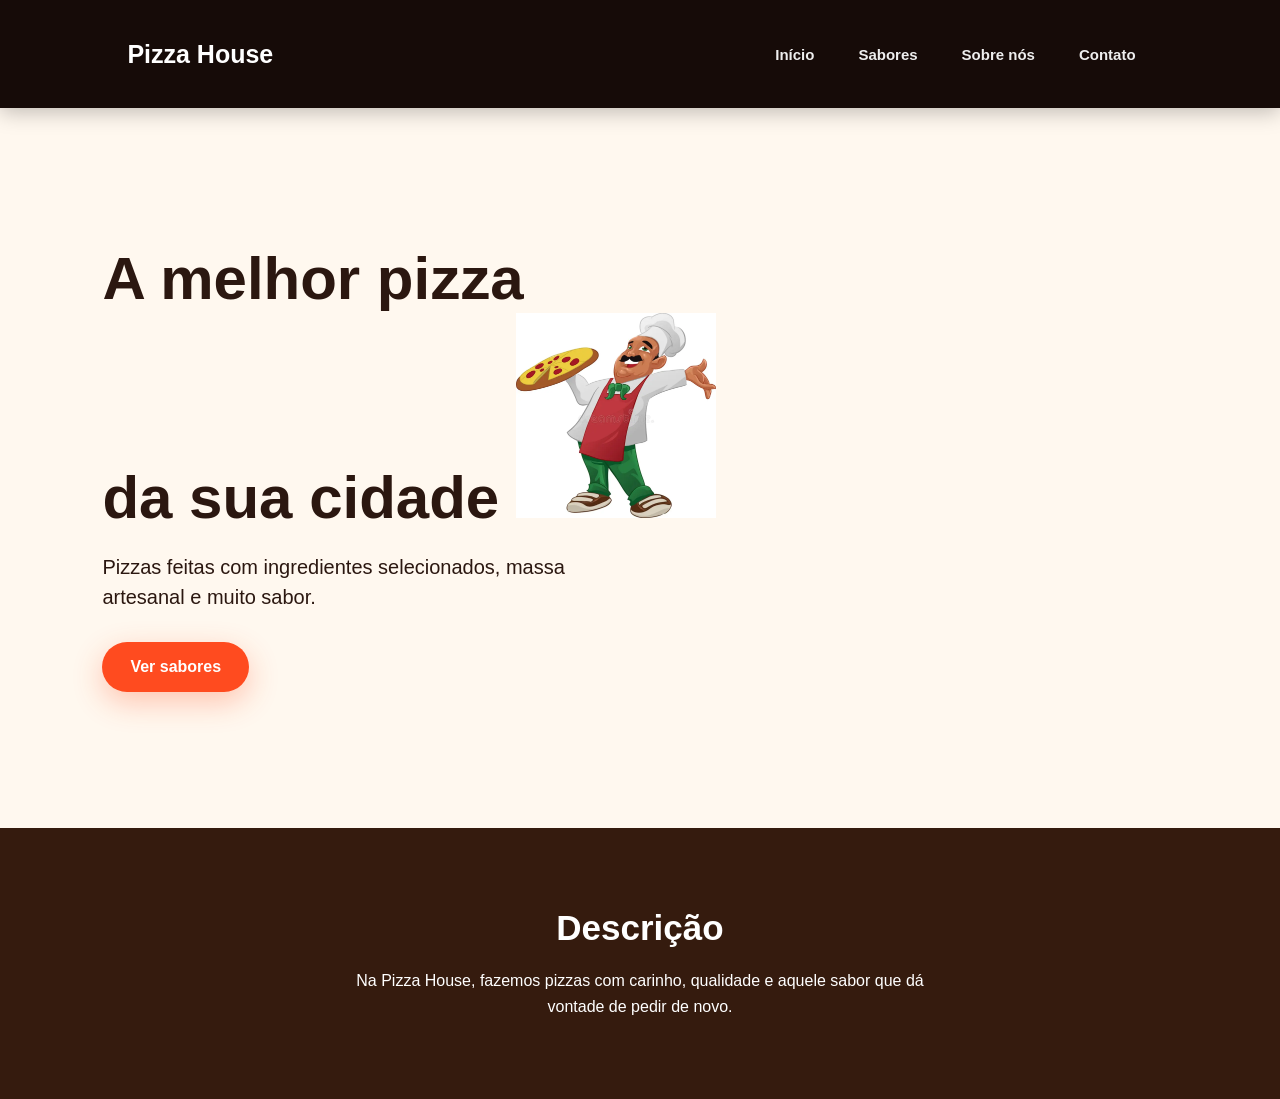
<file: index.html>
<!DOCTYPE html>
<html lang="pt-BR">
<head>
    <meta charset="UTF-8">
    <meta name="viewport" content="width=device-width, initial-scale=1.0">
    <title>Pizza House</title>

    <link rel="stylesheet" href="style.css">
</head>

<body>

    <header>
        <nav class="navbar">

            <a href="index.html" class="logo">
                 Pizza House
            </a>

    
            <div class="menu">

                <a href="index.html">
                    Início
                </a>

                <a href="sabores.html">
                     Sabores
                </a>

                <a href="sobre.html">
                    Sobre nós
                </a>

                <a href="contatos.html">
                     Contato
                </a>

            </div>
        


        </nav>

    </header>


    <main class="inicio">

        <section class="hero">

            <div class="texto">
                <h1>A melhor pizza<br>da sua cidade <img src="pizzaiolo-feliz-21118714.webp" alt="" width="200"></h1>

                <p>
                    Pizzas feitas com ingredientes selecionados,
                    massa artesanal e muito sabor.
                </p>

                <a href="sabores.html" class="botao">
                    Ver sabores
                </a>
            </div>

        </section>

    </main>


    <section id="sobre" class="sobre">

        <h2>Descrição</h2>

        <p>
            Na Pizza House, fazemos pizzas com carinho,
            qualidade e aquele sabor que dá vontade de pedir de novo.
        </p>

    </section>

</body>
</html>
</file>
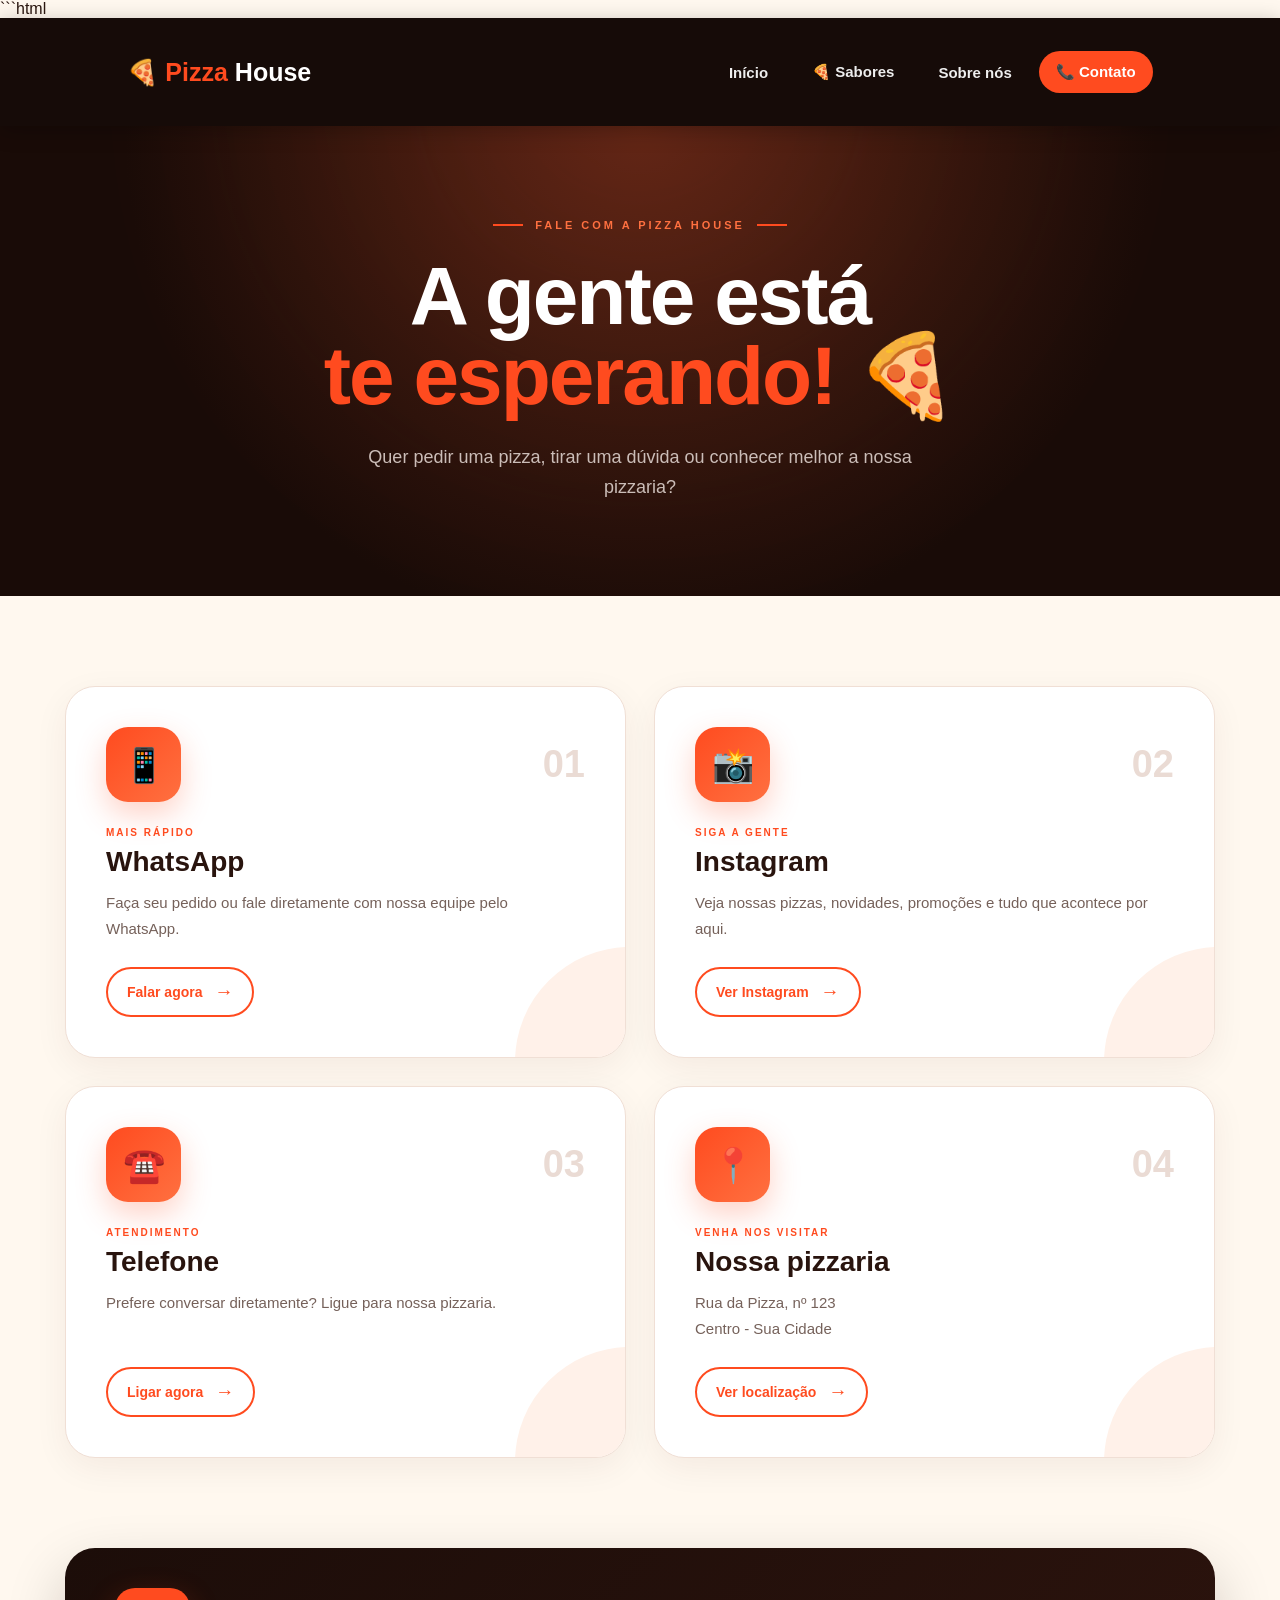
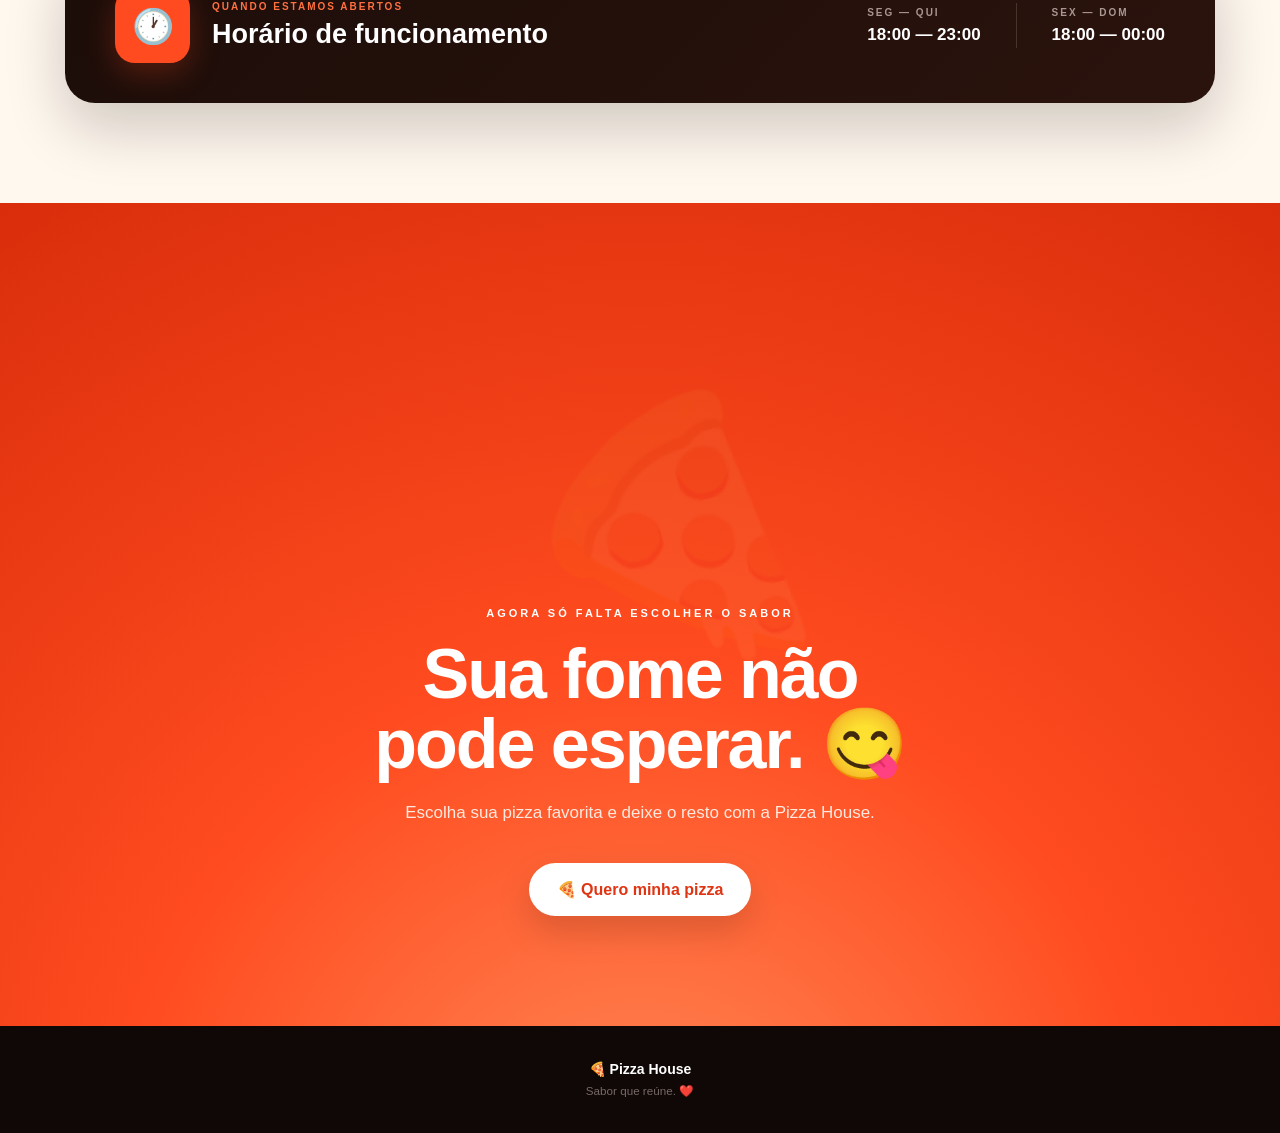
<file: contatos.html>
```html
<!DOCTYPE html>
<html lang="pt-BR">

<head>
    <meta charset="UTF-8">
    <meta name="viewport" content="width=device-width, initial-scale=1.0">

    <title>Contato | Pizza House</title>

    <link rel="stylesheet" href="style.css">
</head>

<body>


    <header>

        <nav class="navbar">

            <a href="index.html" class="logo">
                <span class="logo-pizza">🍕</span>
                <span>Pizza</span> House
            </a>

            <div class="menu">

                <a href="index.html">
                    Início
                </a>

                <a href="sabores.html">
                    🍕 Sabores
                </a>

                <a href="sobre.html">
                    Sobre nós
                </a>

                <a href="contatos.html" class="ativo">
                    📞 Contato
                </a>

            </div>

        </nav>

    </header>




    <main class="pagina-contatos">


        <section class="contato-hero">

            <div class="hero-brilho"></div>

            <div class="contato-hero-conteudo">

                <div class="mini-titulo">
                    <span></span>
                    FALE COM A PIZZA HOUSE
                    <span></span>
                </div>

                <h1>
                    A gente está<br>
                    <strong>te esperando! 🍕</strong>
                </h1>

                <p>
                    Quer pedir uma pizza, tirar uma dúvida
                    ou conhecer melhor a nossa pizzaria?
                </p>

            </div>

        </section>


      

        <section class="contatos-area">

            <div class="contatos-container">


          

                <article class="contato-card whatsapp">

                    <div class="card-topo">

                        <div class="icone">
                            📱
                        </div>

                        <span class="card-numero">
                            01
                        </span>

                    </div>

                    <span class="card-label">
                        MAIS RÁPIDO
                    </span>

                    <h2>
                        WhatsApp
                    </h2>

                    <p>
                        Faça seu pedido ou fale diretamente
                        com nossa equipe pelo WhatsApp.
                    </p>

                    <a
                        href="https://wa.me/5500000000000"
                        target="_blank"
                        class="contato-botao"
                    >
                        Falar agora
                        <span>→</span>
                    </a>

                </article>



                <article class="contato-card instagram">

                    <div class="card-topo">

                        <div class="icone">
                            📸
                        </div>

                        <span class="card-numero">
                            02
                        </span>

                    </div>

                    <span class="card-label">
                        SIGA A GENTE
                    </span>

                    <h2>
                        Instagram
                    </h2>

                    <p>
                        Veja nossas pizzas, novidades,
                        promoções e tudo que acontece por aqui.
                    </p>

                    <a
                        href="https://instagram.com/"
                        target="_blank"
                        class="contato-botao"
                    >
                        Ver Instagram
                        <span>→</span>
                    </a>

                </article>


     

                <article class="contato-card telefone">

                    <div class="card-topo">

                        <div class="icone">
                            ☎️
                        </div>

                        <span class="card-numero">
                            03
                        </span>

                    </div>

                    <span class="card-label">
                        ATENDIMENTO
                    </span>

                    <h2>
                        Telefone
                    </h2>

                    <p>
                        Prefere conversar diretamente?
                        Ligue para nossa pizzaria.
                    </p>

                    <a
                        href="tel:+5500000000000"
                        class="contato-botao"
                    >
                        Ligar agora
                        <span>→</span>
                    </a>

                </article>



                <article class="contato-card endereco">

                    <div class="card-topo">

                        <div class="icone">
                            📍
                        </div>

                        <span class="card-numero">
                            04
                        </span>

                    </div>

                    <span class="card-label">
                        VENHA NOS VISITAR
                    </span>

                    <h2>
                        Nossa pizzaria
                    </h2>

                    <p>
                        Rua da Pizza, nº 123<br>
                        Centro - Sua Cidade
                    </p>

                    <a
                        href="#"
                        class="contato-botao"
                    >
                        Ver localização
                        <span>→</span>
                    </a>

                </article>

            </div>

        </section>



        <section class="horario">

            <div class="horario-esquerda">

                <div class="horario-icone">
                    🕐
                </div>

                <div>

                    <span class="horario-label">
                        QUANDO ESTAMOS ABERTOS
                    </span>

                    <h2>
                        Horário de funcionamento
                    </h2>

                </div>

            </div>


            <div class="horarios">

                <div class="horario-item">

                    <span>
                        SEG — QUI
                    </span>

                    <strong>
                        18:00 — 23:00
                    </strong>

                </div>


                <div class="linha"></div>


                <div class="horario-item">

                    <span>
                        SEX — DOM
                    </span>

                    <strong>
                        18:00 — 00:00
                    </strong>

                </div>

            </div>

        </section>

        <section class="contato-final">

            <div class="cta-pizza">
                🍕
            </div>

            <span>
                AGORA SÓ FALTA ESCOLHER O SABOR
            </span>

            <h2>
                Sua fome não<br>
                pode esperar. 😋
            </h2>

            <p>
                Escolha sua pizza favorita e deixe
                o resto com a Pizza House.
            </p>

            <a
                href="sabores.html"
                class="contato-final-botao"
            >
                🍕 Quero minha pizza
            </a>

        </section>


    </main>

    <footer>

        <p>
            🍕 <strong>Pizza House</strong>
        </p>

        <small>
            Sabor que reúne. ❤️
        </small>

    </footer>


</body>

</html>
</file>
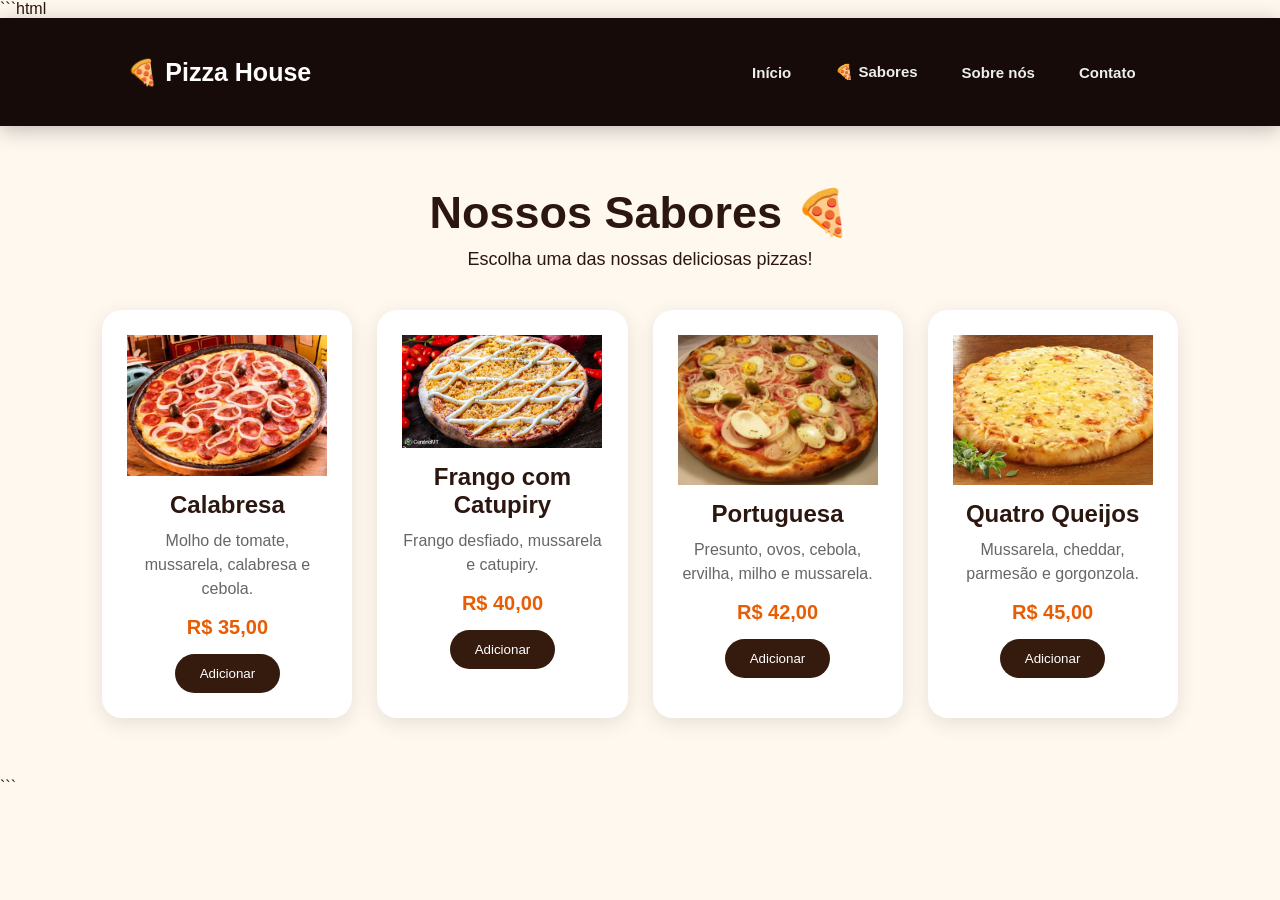
<file: sabores.html>
```html
<!DOCTYPE html>
<html lang="pt-BR">

<head>
    <meta charset="UTF-8">
    <meta name="viewport" content="width=device-width, initial-scale=1.0">

    <title>Sabores - Pizza House</title>

   
    <link rel="stylesheet" href="style.css">
</head>

<body>

   
    <header>
        <nav class="navbar">

            <a href="index.html" class="logo">
                🍕 Pizza House
            </a>

            <div class="menu">

                <a href="index.html">
                    Início
                </a>

                <a href="sabores.html">
                    🍕 Sabores
                </a>

                <a href="sobre.html">
                    Sobre nós
                </a>

                <a href="contatos.html">
                    Contato
                </a>

            </div>

        </nav>
    </header>


    
    <main class="pagina-sabores">

        <h1>Nossos Sabores 🍕</h1>

        <p>
            Escolha uma das nossas deliciosas pizzas!
        </p>


        <div class="pizzas">


            
            <div class="pizza">

                <div class="pizza-img">
                    <img src="513d7a0ab11e38f7bd117d760146fed3_XL.jpg" alt="" width="200">
                </div>

                <h2>Calabresa</h2>

                <p>
                    Molho de tomate, mussarela,
                    calabresa e cebola.
                </p>

                <strong>
                    R$ 35,00
                </strong>

                <button>
                    Adicionar
                </button>

            </div>


            <div class="pizza">

                <div class="pizza-img">
                    <img src="Pizza-de-frango-com-catupiry.jpg" alt="" width="200">
                </div>

                <h2>Frango com Catupiry</h2>

                <p>
                    Frango desfiado, mussarela
                    e catupiry.
                </p>

                <strong>
                    R$ 40,00
                </strong>

                <button>
                    Adicionar
                </button>

            </div>


           
            <div class="pizza">

                <div class="pizza-img">
                    <img src="PORTUGUESA-1.jpg" alt="" width="200">
                </div>

                <h2>Portuguesa</h2>

                <p>
                    Presunto, ovos, cebola,
                    ervilha, milho e mussarela.
                </p>

                <strong>
                    R$ 42,00
                </strong>

                <button>
                    Adicionar
                </button>

            </div>


          
            <div class="pizza">

                <div class="pizza-img">
                    <img src="Pizza-de-liquidificador-4-queijos.jpg" alt="" width="200">
                </div>

                <h2>Quatro Queijos</h2>

                <p>
                    Mussarela, cheddar,
                    parmesão e gorgonzola.
                </p>

                <strong>
                    R$ 45,00
                </strong>

                <button>
                    Adicionar
                </button>

            </div>


        </div>

    </main>

</body>

</html>
```
</file>
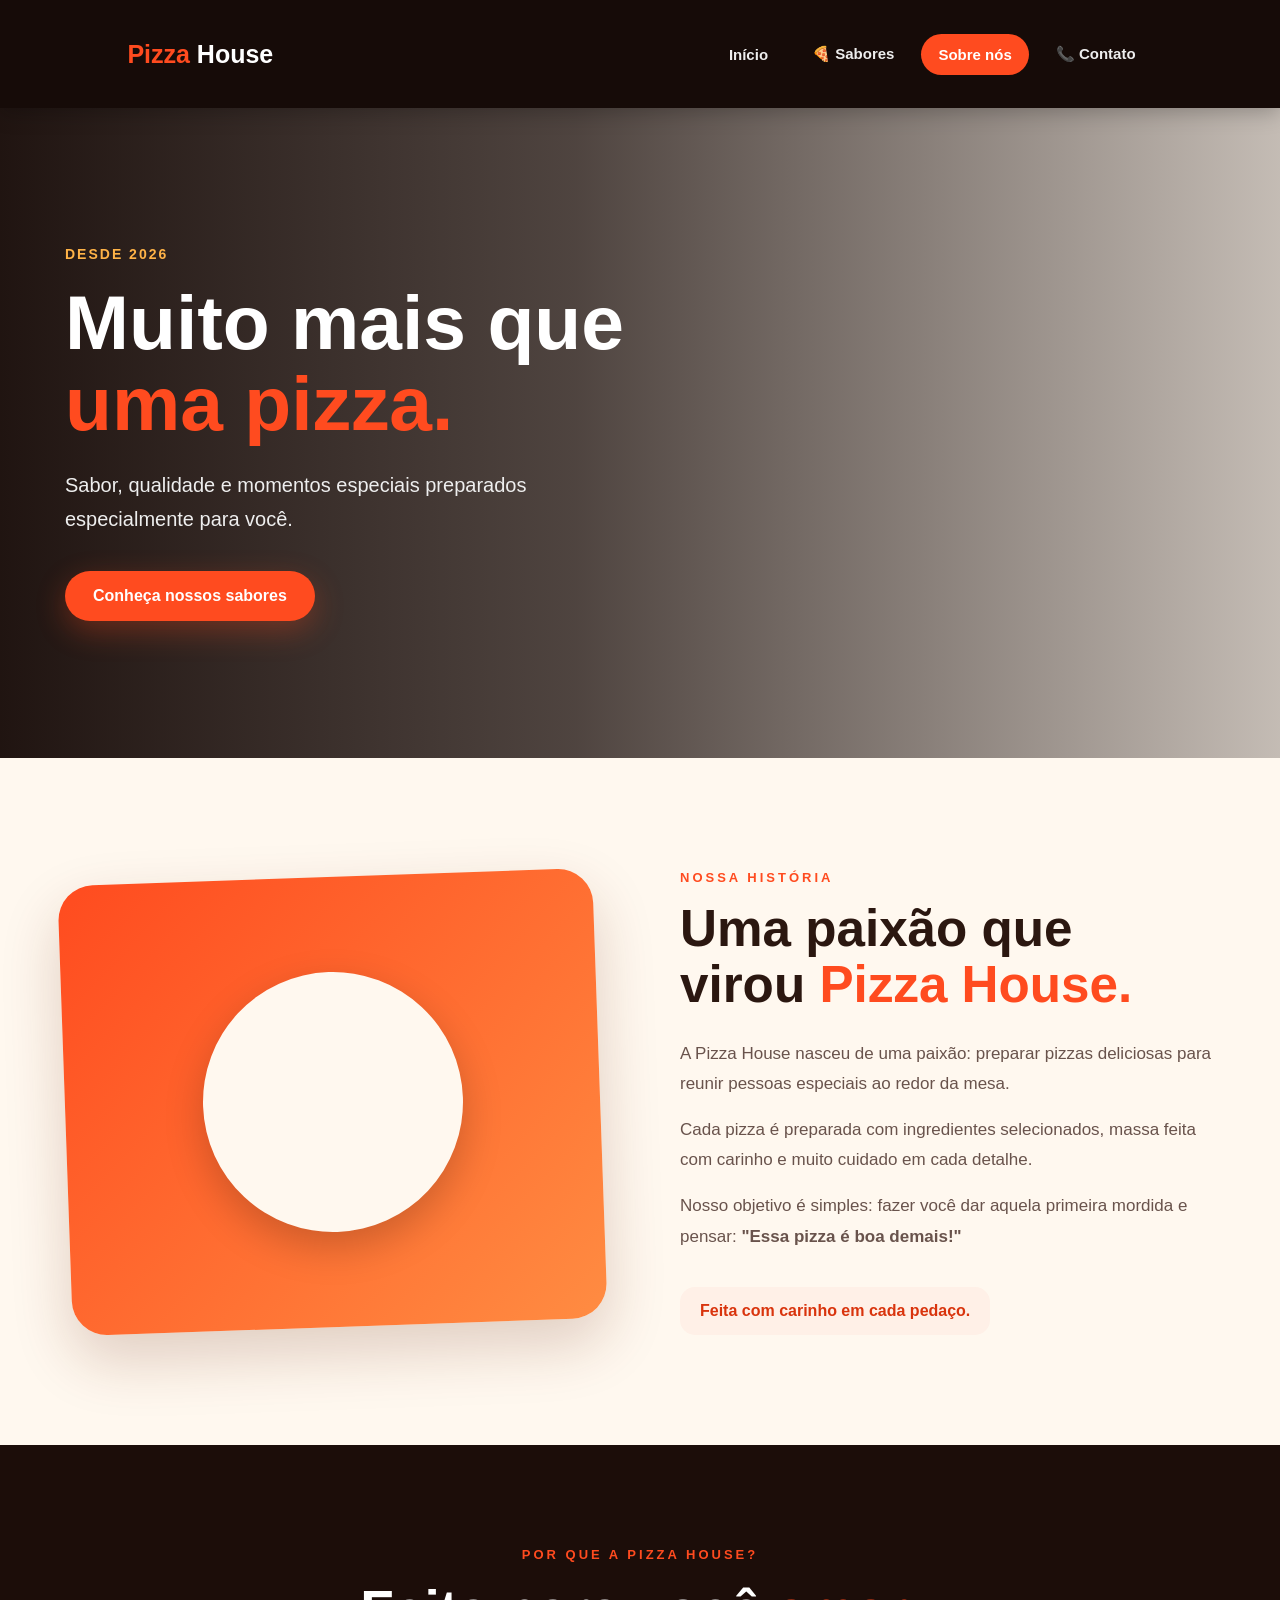
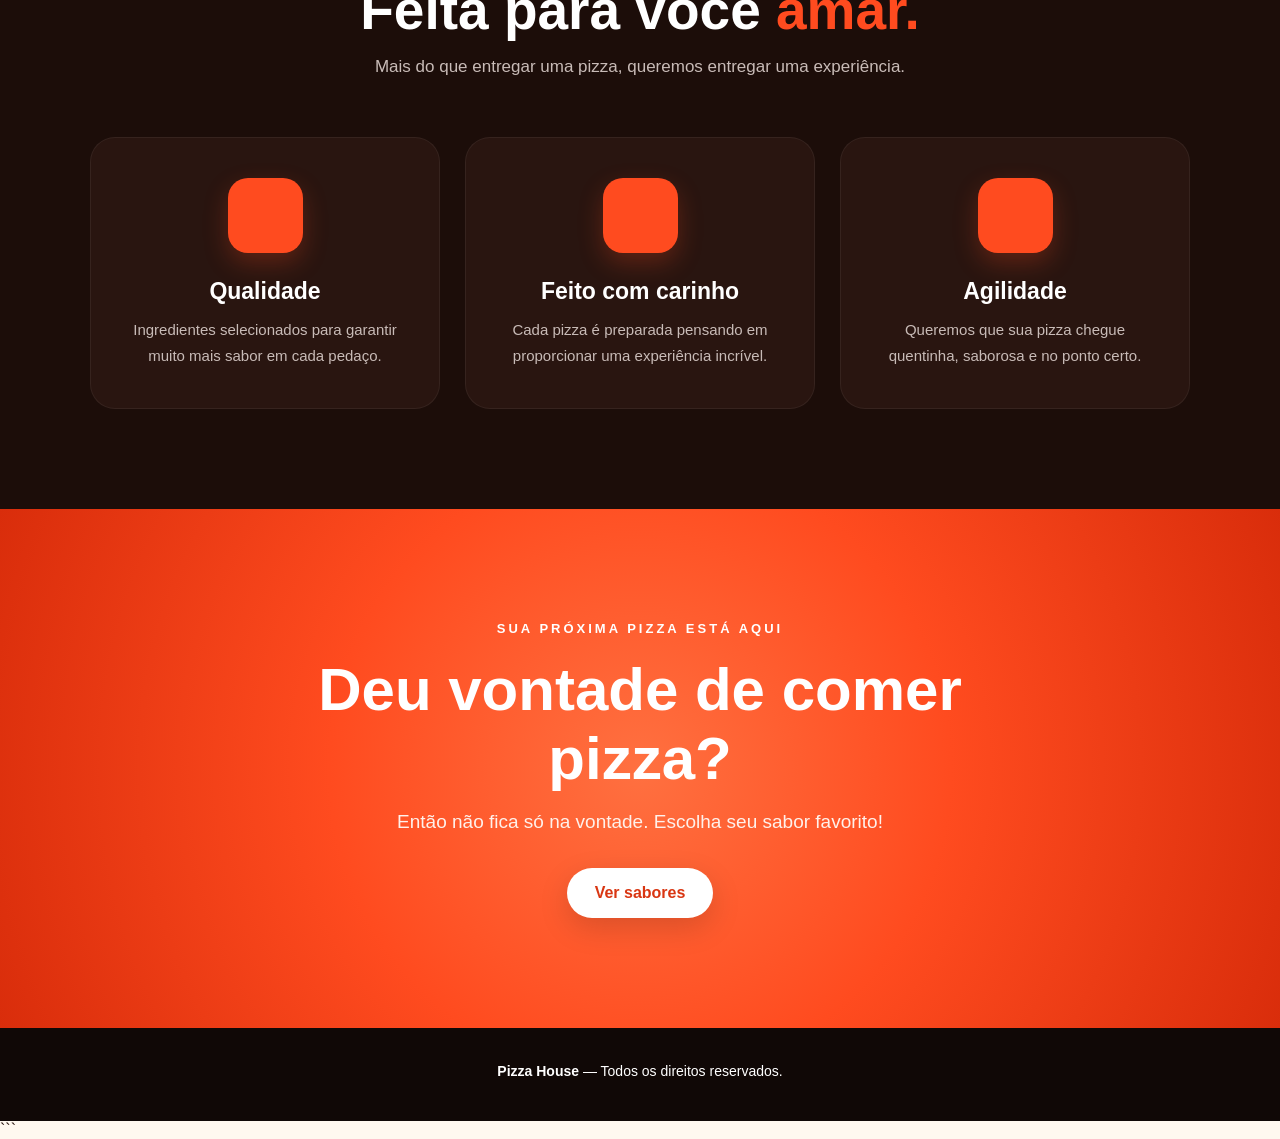
<file: sobre.html>
<!DOCTYPE html>
<html lang="pt-BR">

<head>
    <meta charset="UTF-8">
    <meta name="viewport" content="width=device-width, initial-scale=1.0">

    <title>Sobre Nós - Pizza House</title>

    <link rel="stylesheet" href="style.css">
</head>

<body>

    
    <header>
        <nav class="navbar">

            <a href="index.html" class="logo">
                 <span>Pizza</span> House
            </a>

            <div class="menu">
                <a href="index.html">Início</a>
                <a href="sabores.html">🍕 Sabores</a>
                <a href="sobre.html" class="ativo">Sobre nós</a>
                <a href="contatos.html">📞 Contato</a>
            </div>

        </nav>
    </header>


    <main class="sobre-pagina">

        <section class="sobre-hero">

            <div class="sobre-overlay"></div>

            <div class="sobre-texto">

                <span class="sobre-tag"> DESDE 2026</span>

                <h1>
                    Muito mais que<br>
                    <strong>uma pizza.</strong>
                </h1>

                <p>
                    Sabor, qualidade e momentos especiais
                    preparados especialmente para você.
                </p>

                <a href="sabores.html" class="botao">
                     Conheça nossos sabores
                </a>

            </div>

        </section>


        <section class="historia">

            <div class="historia-imagem">
                <div class="imagem-conteudo">
                    
                </div>
            </div>

            <div class="historia-texto">

                <span class="subtitulo">NOSSA HISTÓRIA</span>

                <h2>
                    Uma paixão que<br>
                    virou <strong>Pizza House.</strong>
                </h2>

                <p>
                    A Pizza House nasceu de uma paixão:
                    preparar pizzas deliciosas para reunir
                    pessoas especiais ao redor da mesa.
                </p>

                <p>
                    Cada pizza é preparada com ingredientes
                    selecionados, massa feita com carinho e
                    muito cuidado em cada detalhe.
                </p>

                <p>
                    Nosso objetivo é simples: fazer você dar
                    aquela primeira mordida e pensar:
                    <strong>"Essa pizza é boa demais!"</strong>
                </p>

                <div class="historia-destaque">
                     Feita com carinho em cada pedaço.
                </div>

            </div>

        </section>


        <section class="valores">

            <span class="subtitulo">POR QUE A PIZZA HOUSE?</span>

            <h2>
                Feita para você <strong>amar.</strong>
            </h2>

            <p class="valores-intro">
                Mais do que entregar uma pizza, queremos
                entregar uma experiência.
            </p>


            <div class="valores-container">

                <div class="valor-card">

                    <div class="valor-icone"></div>

                    <h3>Qualidade</h3>

                    <p>
                        Ingredientes selecionados para
                        garantir muito mais sabor em
                        cada pedaço.
                    </p>

                </div>


                <div class="valor-card">

                    <div class="valor-icone"></div>

                    <h3>Feito com carinho</h3>

                    <p>
                        Cada pizza é preparada pensando
                        em proporcionar uma experiência
                        incrível.
                    </p>

                </div>


                <div class="valor-card">

                    <div class="valor-icone"> </div>

                    <h3>Agilidade</h3>

                    <p>
                        Queremos que sua pizza chegue
                        quentinha, saborosa e no ponto certo.
                    </p>

                </div>

            </div>

        </section>

        <section class="sobre-final">

            <div class="final-conteudo">

                <span> SUA PRÓXIMA PIZZA ESTÁ AQUI</span>

                <h2>
                    Deu vontade de comer pizza?
                </h2>

                <p>
                    Então não fica só na vontade.
                    Escolha seu sabor favorito!
                </p>

                <a href="sabores.html" class="botao botao-final">
                    Ver sabores 
                </a>

            </div>

        </section>

    </main>


    <footer>

        <p>
             <strong>Pizza House</strong> — Todos os direitos reservados.
        </p>

    </footer>

</body>

</html>
```
</file>
<file: style.css>
* {
    margin: 0;
    padding: 0;
    box-sizing: border-box;
}

body {
    font-family: Arial, sans-serif;
    background: #fff8f0;
    color: #351b0e;
}



header {
    background: #351b0e;
    padding: 15px 8%;
}

.navbar {
    display: flex;
    align-items: center;
    justify-content: space-between;
}

.logo {
    color: white;
    text-decoration: none;
    font-size: 24px;
    font-weight: bold;
}

.menu {
    display: flex;
    align-items: center;
    gap: 30px;
}

.menu > a {
    color: white;
    text-decoration: none;
    font-weight: bold;
    transition: 0.3s;
}

.menu > a:hover {
    color: #ff9f1c;
}



.menu-card {
    display: flex;
    align-items: center;
    gap: 8px;
}



.inicio {
    min-height: 80vh;
    display: flex;
    align-items: center;
    padding: 50px 8%;
}

.hero {
    width: 100%;
}

.texto h1 {
    font-size: 60px;
    margin-bottom: 20px;
}

.texto p {
    font-size: 20px;
    max-width: 500px;
    margin-bottom: 30px;
    line-height: 1.5;
}

.botao {
    display: inline-block;
    background: #e85d04;
    color: white;
    padding: 15px 30px;
    border-radius: 30px;
    text-decoration: none;
    font-weight: bold;
    transition: 0.3s;
}

.botao:hover {
    background: #ff9f1c;
    transform: scale(1.05);
}



.sobre {
    text-align: center;
    padding: 80px 20px;
    background: #351b0e;
    color: white;
}

.sobre h2 {
    font-size: 35px;
    margin-bottom: 20px;
}

.sobre p {
    max-width: 600px;
    margin: auto;
    line-height: 1.6;
}


.pagina-sabores {
    padding: 60px 8%;
    text-align: center;
}

.pagina-sabores h1 {
    font-size: 45px;
    margin-bottom: 10px;
}

.pagina-sabores > p {
    margin-bottom: 40px;
    font-size: 18px;
}

.pizzas {
    display: grid;
    grid-template-columns: repeat(4, 1fr);
    gap: 25px;
}

.pizza {
    background: white;
    padding: 25px;
    border-radius: 20px;
    box-shadow: 0 5px 20px rgba(0, 0, 0, 0.1);
    transition: 0.3s;
}

.pizza:hover {
    transform: translateY(-8px);
}

.pizza-img {
    font-size: 70px;
    margin-bottom: 15px;
}

.pizza h2 {
    margin-bottom: 10px;
}

.pizza p {
    color: #666;
    line-height: 1.5;
    margin-bottom: 15px;
}

.pizza strong {
    display: block;
    font-size: 20px;
    margin-bottom: 15px;
    color: #e85d04;
}

.pizza button {
    border: none;
    background: #351b0e;
    color: white;
    padding: 12px 25px;
    border-radius: 20px;
    cursor: pointer;
}

.pizza button:hover {
    background: #e85d04;
}



footer {
    background: #351b0e;
    color: white;
    text-align: center;
    padding: 25px;
}


@media (max-width: 900px) {

    .navbar {
        flex-direction: column;
        gap: 20px;
    }

    .menu {
        flex-wrap: wrap;
        justify-content: center;
    }

    .texto h1 {
        font-size: 40px;
    }

    .pizzas {
        grid-template-columns: repeat(2, 1fr);
    }
}


@media (max-width: 600px) {

    .pizzas {
        grid-template-columns: 1fr;
    }

    .menu {
        gap: 15px;
    }

}


* {
    margin: 0;
    padding: 0;
    box-sizing: border-box;
}

body {
    font-family: Arial, Helvetica, sans-serif;
    background: #fff8ef;
    color: #2b1710;
}



header {
    width: 100%;
    background: #160b08;
    position: sticky;
    top: 0;
    z-index: 1000;
    box-shadow: 0 4px 20px rgba(0, 0, 0, 0.25);
}

.navbar {
    max-width: 1200px;
    margin: auto;
    height: 78px;
    padding: 0 25px;

    display: flex;
    align-items: center;
    justify-content: space-between;
}

.logo {
    text-decoration: none;
    color: white;
    font-size: 25px;
    font-weight: 800;
}

.logo span {
    color: #ff4b1f;
}

.menu {
    display: flex;
    gap: 10px;
}

.menu a {
    text-decoration: none;
    color: #eee;
    font-size: 15px;
    font-weight: 600;

    padding: 12px 17px;
    border-radius: 30px;

    transition: 0.3s;
}

.menu a:hover,
.menu a.ativo {
    background: #ff4b1f;
    color: white;
}



.sobre-hero {
    min-height: 650px;

    position: relative;

    display: flex;
    align-items: center;

    background:
        linear-gradient(
            90deg,
            rgba(20, 8, 5, 0.95) 0%,
            rgba(20, 8, 5, 0.75) 45%,
            rgba(20, 8, 5, 0.25) 100%
        ),
        url("https://images.unsplash.com/photo-1574071318508-1cdbab80d002?auto=format&fit=crop&w=1800&q=85");

    background-size: cover;
    background-position: center;
}

.sobre-texto {
    position: relative;
    z-index: 2;

    max-width: 1200px;
    width: 100%;
    margin: auto;
    padding: 50px 25px;

    color: white;
}

.sobre-tag {
    display: inline-block;

    color: #ffb347;
    font-size: 14px;
    font-weight: 800;
    letter-spacing: 2px;

    margin-bottom: 20px;
}

.sobre-texto h1 {
    font-size: clamp(45px, 6vw, 78px);
    line-height: 1.05;
    margin-bottom: 25px;
}

.sobre-texto h1 strong {
    color: #ff4b1f;
}

.sobre-texto p {
    max-width: 580px;

    font-size: 20px;
    line-height: 1.7;

    color: #eee;

    margin-bottom: 35px;
}


.botao {
    display: inline-block;

    text-decoration: none;

    background: #ff4b1f;
    color: white;

    padding: 16px 28px;

    border-radius: 50px;

    font-weight: 800;
    font-size: 16px;

    box-shadow: 0 10px 30px rgba(255, 75, 31, 0.3);

    transition: 0.3s;
}

.botao:hover {
    transform: translateY(-4px);
    background: #ff632f;
    box-shadow: 0 15px 35px rgba(255, 75, 31, 0.45);
}


.historia {
    max-width: 1200px;
    margin: auto;

    padding: 110px 25px;

    display: grid;
    grid-template-columns: 1fr 1fr;

    gap: 80px;

    align-items: center;
}

.historia-imagem {
    min-height: 450px;

    border-radius: 35px;

    background:
        linear-gradient(
            135deg,
            #ff4b1f,
            #ff8c42
        );

    display: flex;
    align-items: center;
    justify-content: center;

    box-shadow: 0 25px 60px rgba(100, 35, 10, 0.2);

    transform: rotate(-2deg);

    transition: 0.4s;
}

.historia-imagem:hover {
    transform: rotate(0deg) scale(1.02);
}

.imagem-conteudo {
    width: 260px;
    height: 260px;

    border-radius: 50%;

    background: #fff8ef;

    display: flex;
    align-items: center;
    justify-content: center;

    font-size: 120px;

    box-shadow: 0 15px 40px rgba(0, 0, 0, 0.2);
}

.subtitulo {
    color: #ff4b1f;

    font-size: 13px;
    font-weight: 900;

    letter-spacing: 3px;
}

.historia-texto h2 {
    font-size: clamp(35px, 4vw, 52px);
    line-height: 1.1;

    margin: 15px 0 25px;
}

.historia-texto h2 strong {
    color: #ff4b1f;
}

.historia-texto p {
    font-size: 17px;
    line-height: 1.8;

    color: #69534c;

    margin-bottom: 15px;
}

.historia-destaque {
    display: inline-block;

    margin-top: 20px;
    padding: 15px 20px;

    border-radius: 15px;

    background: #fff0e7;

    color: #d9340d;

    font-weight: 800;
}



.valores {
    background: #1c0d09;

    color: white;

    text-align: center;

    padding: 100px 25px;
}

.valores h2 {
    font-size: clamp(35px, 5vw, 55px);

    margin: 15px 0;
}

.valores h2 strong {
    color: #ff4b1f;
}

.valores-intro {
    color: #c8bbb7;

    font-size: 17px;

    max-width: 600px;

    margin: 0 auto 60px;
}

.valores-container {
    max-width: 1100px;

    margin: auto;

    display: grid;

    grid-template-columns: repeat(3, 1fr);

    gap: 25px;
}

.valor-card {
    padding: 40px 30px;

    background: #291510;

    border: 1px solid rgba(255, 255, 255, 0.06);

    border-radius: 25px;

    transition: 0.35s;
}

.valor-card:hover {
    transform: translateY(-10px);

    background: #351b14;

    box-shadow: 0 20px 45px rgba(0, 0, 0, 0.3);
}

.valor-icone {
    width: 75px;
    height: 75px;

    margin: auto;

    display: flex;
    align-items: center;
    justify-content: center;

    border-radius: 20px;

    background: #ff4b1f;

    font-size: 35px;

    box-shadow: 0 10px 25px rgba(255, 75, 31, 0.25);
}

.valor-card h3 {
    font-size: 23px;

    margin: 25px 0 12px;
}

.valor-card p {
    color: #c8bbb7;

    line-height: 1.7;

    font-size: 15px;
}



.sobre-final {
    padding: 110px 25px;

    text-align: center;

    background:
        radial-gradient(
            circle at center,
            #ff7040 0%,
            #ff4b1f 45%,
            #d92d0b 100%
        );

    color: white;
}

.final-conteudo {
    max-width: 750px;
    margin: auto;
}

.final-conteudo span {
    font-size: 13px;
    font-weight: 900;

    letter-spacing: 3px;
}

.final-conteudo h2 {
    font-size: clamp(38px, 5vw, 60px);

    margin: 18px 0;
}

.final-conteudo p {
    font-size: 19px;

    margin-bottom: 35px;

    color: #fff1eb;
}

.botao-final {
    background: white;
    color: #d93612;

    box-shadow: 0 10px 30px rgba(0, 0, 0, 0.15);
}

.botao-final:hover {
    background: #fff8ef;
}



footer {
    background: #100806;

    color: #a99b97;

    text-align: center;

    padding: 30px 20px;

    font-size: 14px;
}

footer strong {
    color: white;
}



@media (max-width: 800px) {

    .navbar {
        height: auto;

        padding: 20px;

        flex-direction: column;

        gap: 18px;
    }

    .menu {
        flex-wrap: wrap;

        justify-content: center;
    }

    .menu a {
        padding: 9px 12px;
        font-size: 14px;
    }

    .sobre-hero {
        min-height: 600px;
    }

    .sobre-texto {
        text-align: center;
    }

    .sobre-texto p {
        margin-left: auto;
        margin-right: auto;
    }

    .historia {
        grid-template-columns: 1fr;

        padding: 80px 20px;

        gap: 50px;
    }

    .historia-imagem {
        min-height: 350px;
    }

    .valores-container {
        grid-template-columns: 1fr;

        max-width: 500px;
    }

    .sobre-final {
        padding: 80px 20px;
    }
}



.contato-hero {
    min-height: 470px;

    position: relative;

    display: flex;
    align-items: center;
    justify-content: center;

    text-align: center;

    overflow: hidden;

    background:
        radial-gradient(
            circle at 50% 0%,
            #542315,
            #190b07 65%
        );

    color: white;
}


.hero-brilho {
    position: absolute;

    width: 500px;
    height: 500px;

    border-radius: 50%;

    background: #ff4b1f;

    filter: blur(150px);

    opacity: 0.15;

    top: -300px;
}


.contato-hero-conteudo {
    position: relative;

    max-width: 800px;

    padding: 40px 20px;
}




.mini-titulo {
    display: flex;

    align-items: center;
    justify-content: center;

    gap: 12px;

    color: #ff7040;

    font-size: 11px;

    font-weight: 900;

    letter-spacing: 3px;
}


.mini-titulo span {
    width: 30px;
    height: 2px;

    background: #ff4b1f;
}


.contato-hero h1 {
    font-size: clamp(48px, 7vw, 82px);

    line-height: 0.98;

    margin: 25px 0;

    letter-spacing: -2px;
}


.contato-hero h1 strong {
    color: #ff4b1f;
}


.contato-hero p {
    max-width: 600px;

    margin: auto;

    color: #cbbdb8;

    font-size: 18px;

    line-height: 1.7;
}



.contatos-area {
    padding: 90px 25px;

    background: #fff8ef;
}


.contatos-container {
    max-width: 1150px;

    margin: auto;

    display: grid;

    grid-template-columns: repeat(2, 1fr);

    gap: 28px;
}



.contato-card {
    position: relative;

    padding: 40px;

    min-height: 330px;

    border-radius: 30px;

    background: white;

    border: 1px solid #f0dfd5;

    overflow: hidden;

    box-shadow:
        0 10px 35px rgba(68, 25, 10, 0.06);

    transition:
        transform 0.35s,
        box-shadow 0.35s;
}


.contato-card:hover {
    transform: translateY(-12px);

    box-shadow:
        0 25px 60px rgba(68, 25, 10, 0.14);
}



.contato-card::after {
    content: "";

    position: absolute;

    width: 230px;
    height: 230px;

    border-radius: 50%;

    right: -120px;
    bottom: -120px;

    background: #fff1e9;

    transition: 0.5s;
}


.contato-card:hover::after {
    transform: scale(1.4);
}



.card-topo {
    display: flex;

    align-items: center;

    justify-content: space-between;

    position: relative;

    z-index: 2;
}


.icone {
    width: 75px;
    height: 75px;

    display: flex;

    align-items: center;
    justify-content: center;

    border-radius: 22px;

    background:
        linear-gradient(
            135deg,
            #ff4b1f,
            #ff7040
        );

    font-size: 34px;

    box-shadow:
        0 12px 30px rgba(255, 75, 31, 0.25);

    transition: 0.35s;
}


.contato-card:hover .icone {
    transform: rotate(-5deg) scale(1.08);
}


.card-numero {
    color: #eadbd4;

    font-size: 38px;

    font-weight: 900;
}


.card-label {
    display: block;

    margin-top: 25px;

    color: #ff4b1f;

    font-size: 10px;

    font-weight: 900;

    letter-spacing: 2px;
}


.contato-card h2 {
    position: relative;

    z-index: 2;

    margin: 8px 0 12px;

    color: #29140e;

    font-size: 28px;
}


.contato-card p {
    position: relative;

    z-index: 2;

    max-width: 470px;

    min-height: 55px;

    color: #75615a;

    line-height: 1.7;

    font-size: 15px;
}


.contato-botao {
    position: relative;

    z-index: 3;

    display: inline-flex;

    align-items: center;

    gap: 12px;

    margin-top: 22px;

    padding: 12px 19px;

    border: 2px solid #ff4b1f;

    border-radius: 50px;

    color: #ff4b1f;

    text-decoration: none;

    font-size: 14px;

    font-weight: 900;

    transition: 0.3s;
}


.contato-botao span {
    font-size: 19px;

    transition: 0.3s;
}


.contato-botao:hover {
    background: #ff4b1f;

    color: white;

    box-shadow:
        0 10px 25px rgba(255, 75, 31, 0.25);
}


.contato-botao:hover span {
    transform: translateX(5px);
}



.horario {
    max-width: 1150px;

    margin: 0 auto 100px;

    padding: 40px 50px;

    border-radius: 30px;

    display: flex;

    align-items: center;

    justify-content: space-between;

    gap: 40px;

    background:
        linear-gradient(
            135deg,
            #1c0d09,
            #2b130d
        );

    color: white;

    box-shadow:
        0 25px 60px rgba(20, 8, 5, 0.2);
}


.horario-esquerda {
    display: flex;

    align-items: center;

    gap: 22px;
}


.horario-icone {
    width: 75px;
    height: 75px;

    display: flex;

    align-items: center;
    justify-content: center;

    flex-shrink: 0;

    border-radius: 20px;

    background: #ff4b1f;

    font-size: 34px;

    box-shadow:
        0 10px 30px rgba(255, 75, 31, 0.25);
}


.horario-label {
    color: #ff7040;

    font-size: 10px;

    font-weight: 900;

    letter-spacing: 2px;
}


.horario h2 {
    margin-top: 7px;

    font-size: 27px;
}


.horarios {
    display: flex;

    align-items: center;

    gap: 35px;
}


.horario-item {
    display: flex;

    flex-direction: column;

    gap: 7px;
}


.horario-item span {
    color: #a99791;

    font-size: 10px;

    font-weight: 900;

    letter-spacing: 2px;
}


.horario-item strong {
    font-size: 17px;
}


.linha {
    width: 1px;
    height: 45px;

    background: #49332c;
}



.contato-final {
    position: relative;

    padding: 110px 25px;

    overflow: hidden;

    text-align: center;

    color: white;

    background:
        radial-gradient(
            circle at 50% 120%,
            #ff8a58,
            #ff4b1f 45%,
            #d92d0b 100%
        );
}



.cta-pizza {
    position: absolute;

    font-size: 250px;

    opacity: 0.08;

    right: -30px;
    bottom: -80px;

    transform: rotate(-15deg);
}


.contato-final > div,
.contato-final > span,
.contato-final > h2,
.contato-final > p,
.contato-final > a {
    position: relative;

    z-index: 2;
}


.contato-final > span {
    font-size: 11px;

    font-weight: 900;

    letter-spacing: 3px;
}


.contato-final h2 {
    margin: 20px 0;

    font-size: clamp(45px, 6vw, 70px);

    line-height: 1;

    letter-spacing: -2px;
}


.contato-final p {
    max-width: 550px;

    margin: 0 auto 35px;

    color: #ffe9df;

    font-size: 17px;

    line-height: 1.7;
}


.contato-final-botao {
    display: inline-flex;

    align-items: center;

    padding: 17px 28px;

    border-radius: 50px;

    background: white;

    color: #df3513;

    text-decoration: none;

    font-weight: 900;

    box-shadow:
        0 15px 35px rgba(0, 0, 0, 0.15);

    transition: 0.35s;
}


.contato-final-botao:hover {
    transform: translateY(-6px) scale(1.03);

    box-shadow:
        0 20px 45px rgba(0, 0, 0, 0.25);
}



footer {
    padding: 35px 20px;

    text-align: center;

    background: #100806;

    color: #8f817d;
}


footer p {
    color: white;

    margin-bottom: 7px;
}


footer small {
    color: #776965;
}



@media (max-width: 800px) {

    .contato-hero {
        min-height: 430px;
    }


    .contatos-container {
        grid-template-columns: 1fr;
    }


    .contato-card {
        min-height: auto;

        padding: 32px;
    }


    .horario {
        margin-left: 20px;
        margin-right: 20px;

        padding: 35px 25px;

        flex-direction: column;

        align-items: flex-start;
    }


    .horarios {
        width: 100%;

        flex-direction: column;

        align-items: flex-start;

        gap: 20px;
    }


    .linha {
        width: 100%;
        height: 1px;
    }


    .contato-final {
        padding: 90px 20px;
    }


    .cta-pizza {
        font-size: 170px;
    }

}


@media (max-width: 500px) {

    .contato-hero h1 {
        font-size: 45px;
    }


    .mini-titulo {
        font-size: 9px;

        letter-spacing: 2px;
    }


    .mini-titulo span {
        width: 15px;
    }


    .contato-card {
        padding: 27px;
    }


    .horario-esquerda {
        align-items: flex-start;
    }


    .horario-icone {
        width: 60px;
        height: 60px;

        font-size: 27px;
    }


    .horario h2 {
        font-size: 22px;
    }

}
</file>
